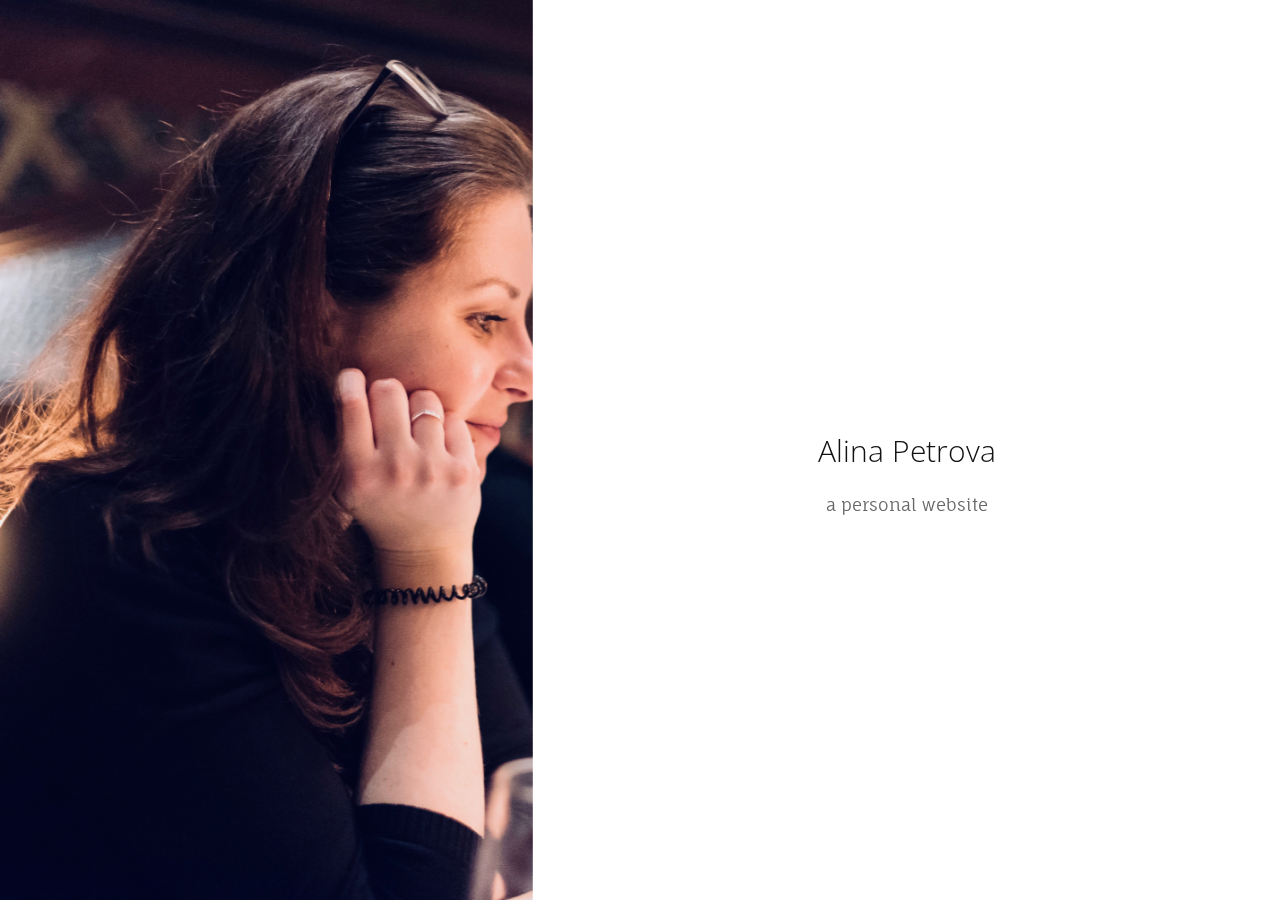
<file: old (echoes)/index.html>
<!DOCTYPE html>
<html lang="en">
   <head>
      <meta charset="utf-8">
      <meta http-equiv="X-UA-Compatible" content="IE=edge">
      <meta name="viewport" content="width=device-width, initial-scale=1">
      <meta name="description" content="">
      <meta name="author" content="">
      <title>Alina Petrova</title>
      <!-- Css -->
      <link href="css/bootstrap.css" rel="stylesheet">
      <link href="css/style.css" rel="stylesheet">
   </head>
   <body>
      <nav class="navbar navbar-default navbar-fixed-top">
         <div class="col-md-12">
            <div class="nav">
               <button class="btn-nav">
               <span class="icon-bar inverted top"></span>
               <span class="icon-bar inverted middle"></span>
               <span class="icon-bar inverted bottom"></span>
               </button>
            </div>
           <!-- <a class="navbar-brand" href="index.html">
            <img class="logo" src="img/logo.png" alt="logo">
            </a> -->
            <div class="nav-content hideNav hidden">
               <ul class="nav-list vcenter">
                  <li class="nav-item"><a class="item-anchor" href="index.html">Home</a></li>
                  <li class="nav-item"><a class="item-anchor" href="about.html">About Me</a></li>
                  <li class="nav-item"><a class="item-anchor" href="misc.html">Misc</a></li>
               </ul>
            </div>
         </div>
      </nav>
      <!-- Header -->
      <div class="span12"> 
         <div class="col-md-5 no-gutter text-center">
            <div id="header" data-speed="2" data-type="background">
               <div id="headslide" class="carousel slide" data-ride="carousel">
                  <div class="carousel-inner" role="listbox">
                     <div class="item active">
                        <img src="img/me1.jpg" alt="Slide">
                     </div>
                  </div>
               </div>
            </div>
         </div>
         <div class="col-md-7 no-gutter text-center fill">
            <h2 class="vcenter">Alina Petrova</h2>
            <p class="vcenter"> a personal website</p>
         </div>
      </div>
      <div style="clear:both;"></div>
      
      <!-- script -->
      <script src="js/jquery.js"></script>
      <script src="js/bootstrap.min.js"></script>
      <script src="js/menu-color.js"></script>
      <script src="js/modernizr.js"></script>
      <script src="js/script.js"></script>
   </body>
</html>
</file>
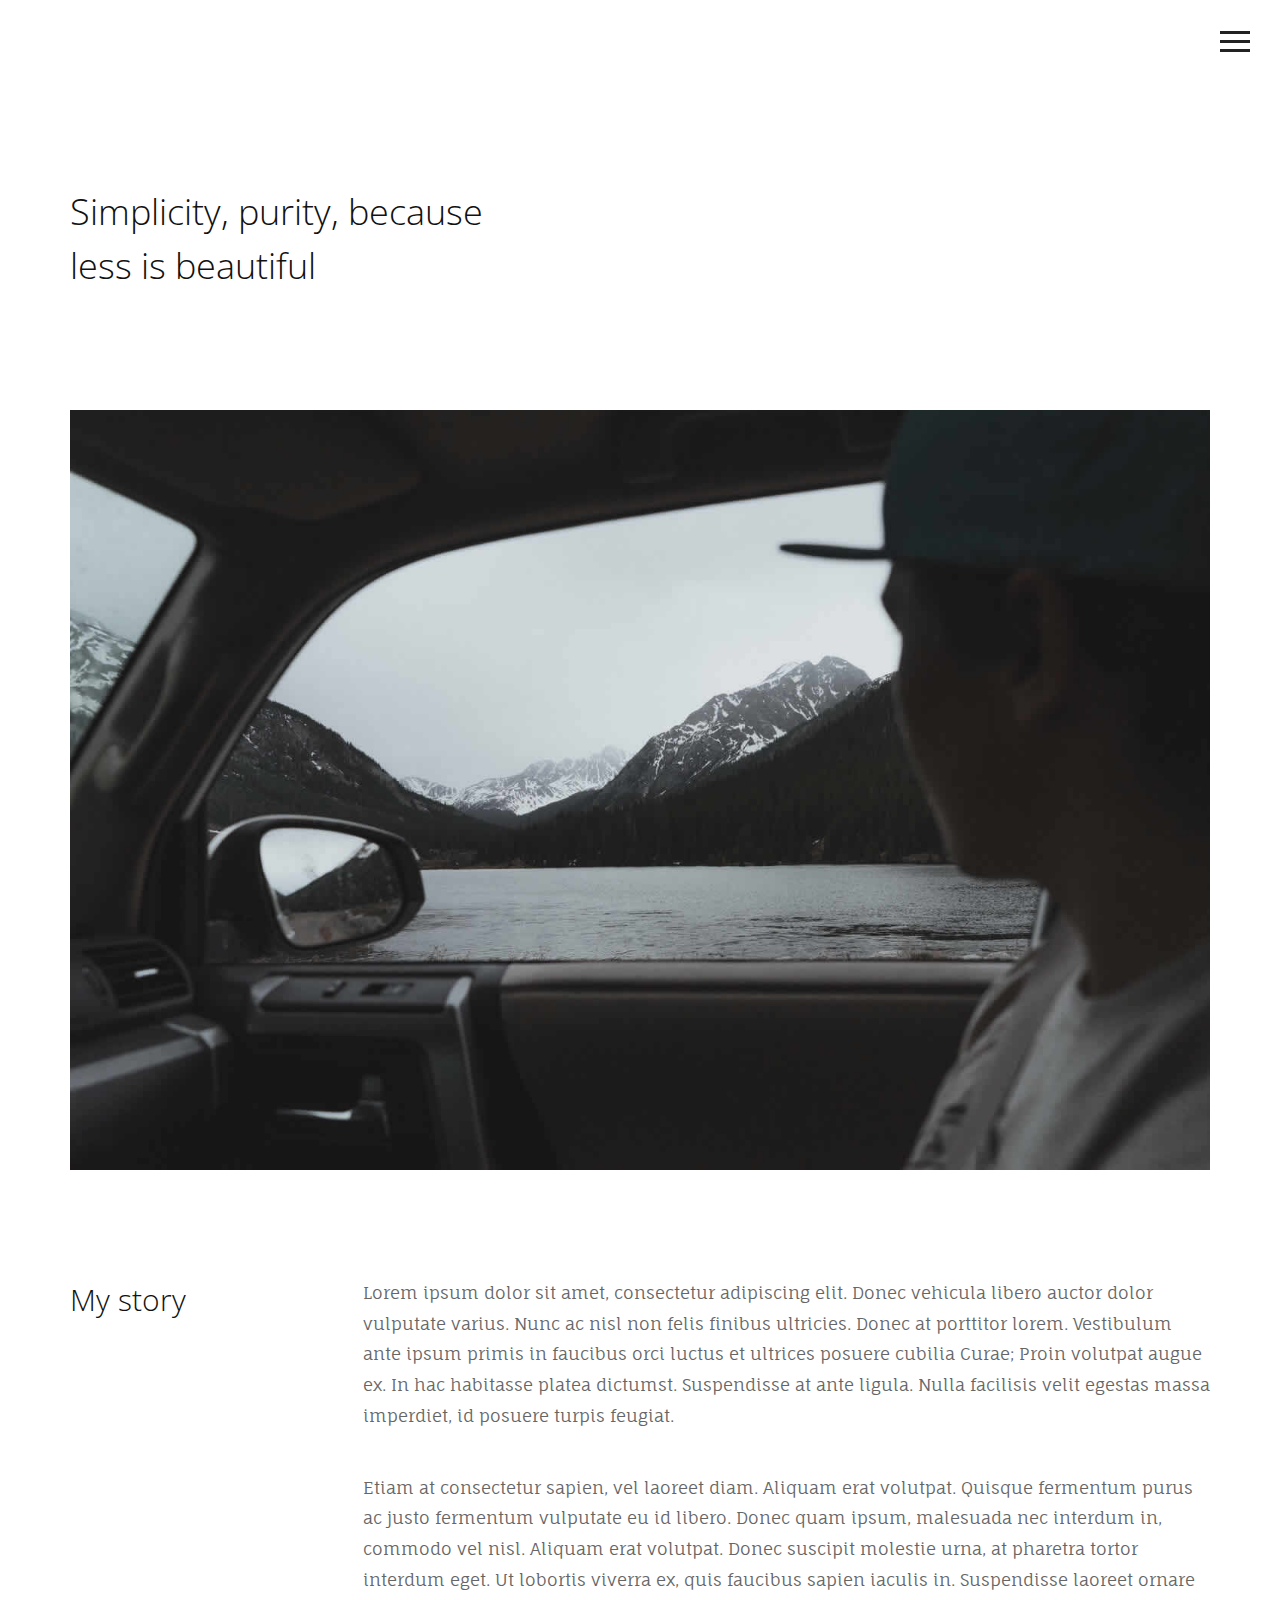
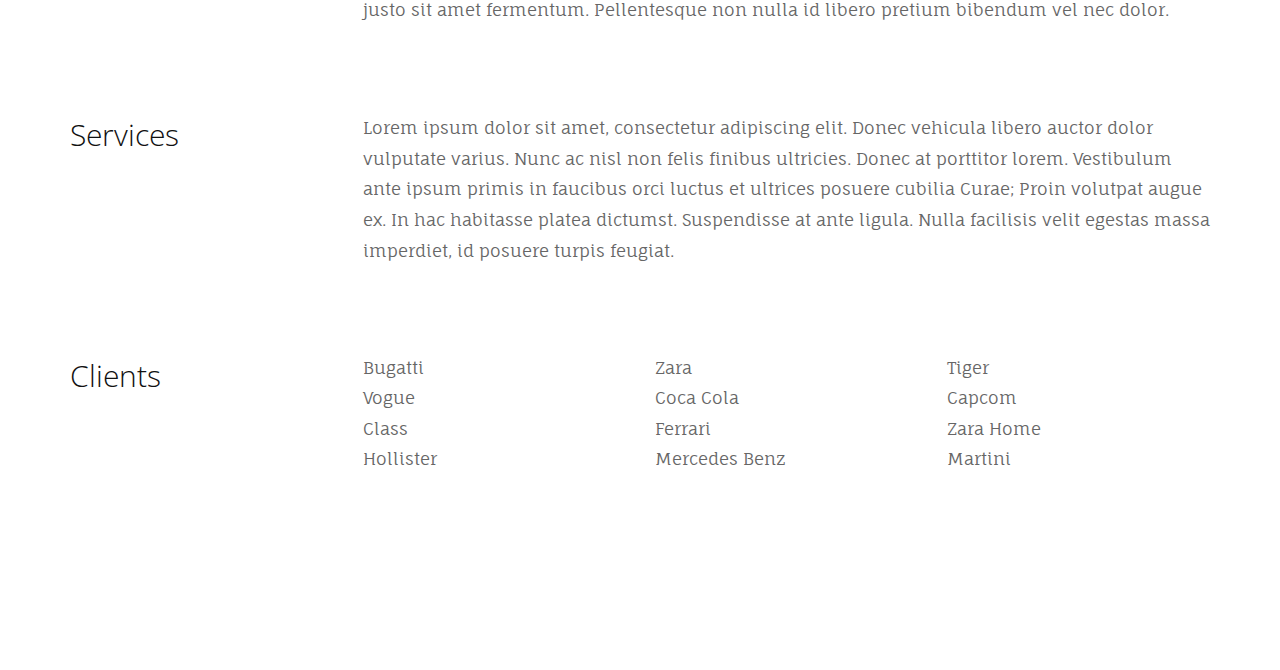
<file: old (echoes)/about.html>
<!DOCTYPE html>
<html lang="en">
   <head>
      <meta charset="utf-8">
      <meta http-equiv="X-UA-Compatible" content="IE=edge">
      <meta name="viewport" content="width=device-width, initial-scale=1">
      <meta name="description" content="">
      <meta name="author" content="">
      <title>Alina Petrova</title>
      <!-- Css -->
      <link href="css/bootstrap.css" rel="stylesheet">
      <link href="css/style.css" rel="stylesheet">
   </head>
   <body>
      <nav class="navbar navbar-default color-fill navbar-fixed-top">
         <div class="col-md-12">
            <div class="nav">
               <button class="btn-nav">
               <span class="icon-bar top"></span>
               <span class="icon-bar middle"></span>
               <span class="icon-bar bottom"></span>
               </button>
            </div>
            <div class="nav-content hideNav hidden">
               <ul class="nav-list vcenter">
                  <li class="nav-item"><a class="item-anchor" href="index.html">Home</a></li>
                  <li class="nav-item"><a class="item-anchor" href="about.html">About Me</a></li>
                  <li class="nav-item"><a class="item-anchor" href="misc.html">Misc</a></li>
               </ul>
            </div>
         </div>
      </nav>
      <section id="about">
         <div class="container">
            <div class="row">
               <div class="col-md-12">
                  <h1>
                     Simplicity, purity, because
                     <br>
                     less is beautiful
                  </h1>
                  <br>
                  <img class="img-responsive margin-top-45" src="img/4.jpg" alt="me">
               </div>
            </div>
            <br>
            <div class="row margin-top-45">
               <div class="col-md-3">
                  <h2>My story</h2>
               </div>
               <div class="col-md-9">
                  <p>
                     Lorem ipsum dolor sit amet, consectetur adipiscing elit. Donec vehicula libero auctor dolor vulputate varius. Nunc ac nisl non felis finibus ultricies. Donec at porttitor lorem. Vestibulum ante ipsum primis in faucibus orci luctus et ultrices posuere cubilia Curae; Proin volutpat augue ex. In hac habitasse platea dictumst. Suspendisse at ante ligula. Nulla facilisis velit egestas massa imperdiet, id posuere turpis feugiat.
                  </p>
                  <br>
                  <p>  
                     Etiam at consectetur sapien, vel laoreet diam. Aliquam erat volutpat. Quisque fermentum purus ac justo fermentum vulputate eu id libero. Donec quam ipsum, malesuada nec interdum in, commodo vel nisl. Aliquam erat volutpat. Donec suscipit molestie urna, at pharetra tortor interdum eget. Ut lobortis viverra ex, quis faucibus sapien iaculis in. Suspendisse laoreet ornare justo sit amet fermentum. Pellentesque non nulla id libero pretium bibendum vel nec dolor. 
                  </p>
               </div>
            </div>
            <div class="row margin-top-45">
               <div class="col-md-3">
                  <h2>Services</h2>
               </div>
               <div class="col-md-9">
                  <p>
                     Lorem ipsum dolor sit amet, consectetur adipiscing elit. Donec vehicula libero auctor dolor vulputate varius. Nunc ac nisl non felis finibus ultricies. Donec at porttitor lorem. Vestibulum ante ipsum primis in faucibus orci luctus et ultrices posuere cubilia Curae; Proin volutpat augue ex. In hac habitasse platea dictumst. Suspendisse at ante ligula. Nulla facilisis velit egestas massa imperdiet, id posuere turpis feugiat.
                  </p>
               </div>
            </div>
            <div class="row margin-top-45">
               <div class="col-md-3">
                  <h2>Clients</h2>
               </div>
               <div class="col-md-9">
                  <div class="row">
                     <div class="col-md-4">
                        <ul class="list-unstyled">
                           <li>Bugatti</li>
                           <li>Vogue</li>
                           <li>Class</li>
                           <li>Hollister</li>
                        </ul>
                     </div>
                     <div class="col-md-4">
                        <ul class="list-unstyled">
                           <li>Zara</li>
                           <li>Coca Cola</li>
                           <li>Ferrari</li>
                           <li>Mercedes Benz</li>
                        </ul>
                     </div>
                     <div class="col-md-4">
                        <ul class="list-unstyled">
                           <li>Tiger</li>
                           <li>Capcom</li>
                           <li>Zara Home</li>
                           <li>Martini</li>
                        </ul>
                     </div>
                  </div>
               </div>
            </div>
         </div>
      </section>
      <!-- script -->
      <script src="js/jquery.js"></script>
      <script src="js/bootstrap.min.js"></script>
      <script src="js/modernizr.js"></script>
      <script src="js/script.js"></script>
   </body>
</html>
</file>
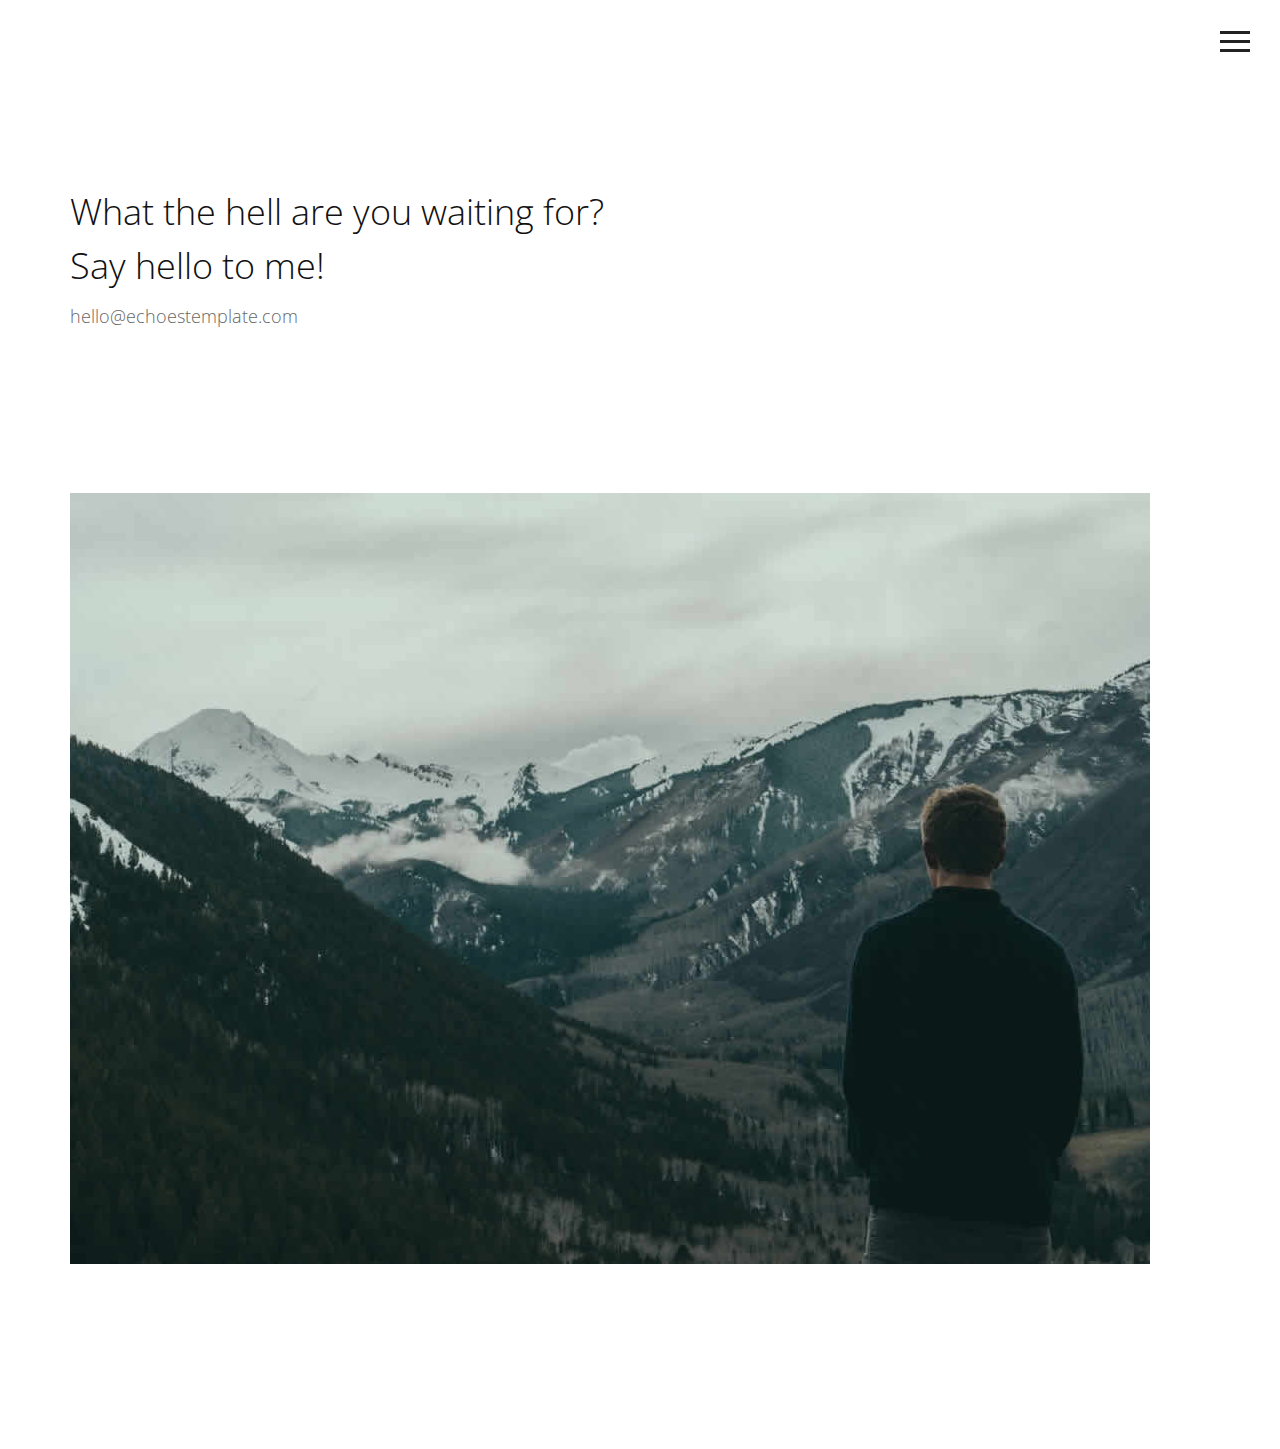
<file: old (echoes)/misc.html>
<!DOCTYPE html>
<html lang="en">
   <head>
      <meta charset="utf-8">
      <meta http-equiv="X-UA-Compatible" content="IE=edge">
      <meta name="viewport" content="width=device-width, initial-scale=1">
      <meta name="description" content="">
      <meta name="author" content="">
      <title>Alina Petrova</title>
      <!-- Css -->
      <link href="css/bootstrap.css" rel="stylesheet">
      <link href="css/style.css" rel="stylesheet">
   </head>
   <body>
      <nav class="navbar navbar-default color-fill navbar-fixed-top">
         <div class="col-md-12">
            <div class="nav">
               <button class="btn-nav">
               <span class="icon-bar top"></span>
               <span class="icon-bar middle"></span>
               <span class="icon-bar bottom"></span>
               </button>
            </div>
            
            <div class="nav-content hideNav hidden">
               <ul class="nav-list vcenter">
                  <li class="nav-item"><a class="item-anchor" href="index.html">Home</a></li>
                  <li class="nav-item"><a class="item-anchor" href="about.html">About Me</a></li>
                  <li class="nav-item"><a class="item-anchor" href="misc.html">Misc</a></li>
               </ul>
            </div>
         </div>
      </nav>
      <section>
         <div class="container">
            <div class="row">
               <div class="col-md-12">
                  <h1>
                     What the hell are you waiting for? <br>
                     Say hello to me!
                  </h1>
                  <h4><a href="mailto:hello@echoestemplate.com">hello@echoestemplate.com</a></h4>
               </div>
            </div>
            <div class="row margin-top-45">
               <div class="col-md-12">
                  <img class="img-responsive margin-top-45" src="img/5.jpg" alt="me">
               </div>
            </div>
         </div>
         </div>
      </section>
      <!-- script -->
      <script src="js/jquery.js"></script>
      <script src="js/bootstrap.min.js"></script>
      <script src="js/modernizr.js"></script>
      <script src="js/script.js"></script>
   </body>
</html>
</file>
<file: old (echoes)/css/style.css>
@import url(https://fonts.googleapis.com/css?family=Open+Sans:400,300);
@import 'https://fonts.googleapis.com/css?family=Fauna+One';

/*---------- Global Style ----------*/

body {
    color: #222;
    font-family: 'Fauna One', serif;
    font-size: 17px;
    line-height: 1.8!important;
}
html {
    overflow-x: hidden;
}
h1,
h2,
h3,
h4,
h5,
h6 {
    font-family: 'Open Sans', sans-serif;
    font-weight: 200;
    color: #111;
    line-height: 1.5em;
    margin-top: 0;
}
p {
    font-family: 'Fauna One', serif;
    font-weight: 300;
    margin-top: 1px;
}
p,
ul,
li {
    color: #666;
}
section {
    padding-top: 185px;
    padding-bottom: 185px;
}
.no-gutter {
    padding-right: 0;
    padding-left: 0;
}
a,
a:link {
    color: #666;
}
a:hover,
a:focus,
a:visited {
    color: #666;
    text-decoration: none;
}
.vcenter {
    position: relative;
    top: 50%;
    transform: translateY(-50%);
    -webkit-transform: translateY(-50%);
    -ms-transform: translateY(-50%);
}
.fill {
    height: 100vh;
}
.margin-top-05 {
    margin-top: 0.5em;
}
.margin-top-10 {
    margin-top: 1.0em;
}
.margin-top-15 {
    margin-top: 1.5em;
}
.margin-top-20 {
    margin-top: 2.0em;
}
.margin-top-25 {
    margin-top: 2.5em;
}
.margin-top-30 {
    margin-top: 3.0em;
}
.margin-top-35 {
    margin-top: 3.5em;
}
.margin-top-40 {
    margin-top: 4.0em;
}
.margin-top-45 {
    margin-top: 4.5em;
}

/*---------- Navbar ----------*/

.nav {
    position: relative;
    width: auto;
    display: inline-block;
    border: none;
    float: right;
    z-index: 99999;
}
.navbar-fixed-top {
    padding-top: 10px;
}
.navbar-brand {
    padding-top: 25px;
}
.navbar-brand > img {
    max-width: 127px;
    z-index: 9999;
}
@media (max-width: 768px) {
    .navbar-brand {
        padding-left: 0px;
    }
}
.navbar-default {
    background-color: transparent;
    border-color: transparent;
}
.navbar-default.color-fill {
    background-color: #fff;
    border-color: transparent;
}
.btn-nav {
    background: transparent;
    border: none;
    padding: 15px;
    -webkit-transition: all .5s ease;
    -moz-transition: all .5s ease;
    -ms-transition: all .5s ease;
    -o-transition: all .5s ease;
    transition: all .5s ease;
    cursor: pointer;
    z-index: 99999;
}
@media (max-width: 768px) {
    .btn-nav {
        padding: 15px 0;
    }
}
.btn-nav:focus {
    outline: 0;
}
.icon-bar {
    display: block;
    margin: 6px 0;
    width: 30px;
    height: 3px;
    background-color: #222;
}
.icon-bar.inverted {
    background-color: #fff;
}
@media (max-width: 992px) {
    .icon-bar.inverted {
        background-color: #222;
    }
}
.opaque {
    background-color: #fff!important;
}
.btn-nav:hover .icon-bar {
    -webkit-transition: all 1s ease;
    -moz-transition: all 1s ease;
    -ms-transition: all 1s ease;
    -o-transition: all 1s ease;
    transition: all 1s ease;
    background-color: #555;
}
.nav-content {
    position: fixed;
    top: -100%;
    bottom: 0;
    left: 0;
    right: 0;
    background-color: rgba(255, 255, 255, 1);
    display: block;
    height: 100%;
    z-index: 9;
}
.nav-list {
    list-style: none;
    padding: 0;
    position: relative;
}
.item-anchor {
    color: #fff;
    font-size: 30px;
    font-weight: 100;
    position: relative;
    text-decoration: none;
    padding: 10px;
}
.item-anchor:hover,
.item-anchor:focus {
    color: #ffffff;
    -webkit-transition: all 1s ease;
    -moz-transition: all 1s ease;
    -ms-transition: all 1s ease;
    -o-transition: all 1s ease;
    transition: all 1s ease;
}
.item-anchor:hover:after,
.item-anchor:focus:after {
    width: 100%;
    background: #f7f7f7;
    -webkit-transition: all 1s ease;
    -moz-transition: all 1s ease;
    -ms-transition: all 1s ease;
    -o-transition: all 1s ease;
    transition: all 1s ease;
}
.nav-item {
    font-family: 'Open Sans', sans-serif;
    margin: 10px auto;
    text-align: center;
    color: #222;
}
.nav-item a:link,
.nav-item a:hover,
.nav-item a:focus {
    color: #222;
}
.nav-item a:hover,
.nav-item a:focus {
    border-bottom: 2px solid #222;
}
.animated {
    display: block;
    margin: 0 auto;
}
.animated:hover .icon-bar,
.animated:focus .icon-bar {
    background-color: #fff;
}
.animated:focus {
    cursor: pointer;
    z-index: 9999;
}
.middle {
    margin: 0 auto;
}
.icon-bar {
    -webkit-transition: all .7s ease;
    -moz-transition: all .7s ease;
    -ms-transition: all .7s ease;
    -o-transition: all .7s ease;
    transition: all .7s ease;
    z-index: 999999;
}
.animated .icon-bar {
    z-index: 999999;
    background-color: #222!important;
}
.animated .top {
    -webkit-transform: translateY(7px) rotateZ(45deg);
    -moz-transform: translateY(7px) rotateZ(45deg);
    -ms-transform: translateY(7px) rotateZ(45deg);
    -o-transform: translateY(7px) rotateZ(45deg);
    transform: translateY(7px) rotateZ(45deg);
}
.animated .bottom {
    -webkit-transform: translateY(-11px) rotateZ(-45deg);
    -moz-transform: translateY(-11px) rotateZ(-45deg);
    -ms-transform: translateY(-11px) rotateZ(-45deg);
    -o-transform: translateY(-11px) rotateZ(-45deg);
    transform: translateY(-11px) rotateZ(-45deg);
}
.animated .middle {
    width: 0;
}
@keyframes showNav {
    from {
        top: -100%;
    }
    to {
        top: 0;
    }
}
@-webkit-keyframes showNav {
    from {
        top: -100%;
    }
    to {
        top: 0;
    }
}
@-moz-keyframes showNav {
    from {
        top: -100%;
    }
    to {
        top: 0;
    }
}
@-o-keyframes showNav {
    from {
        top: -100%;
    }
    to {
        top: 0;
    }
}
.showNav {
    -webkit-animation: showNav 1s ease forwards;
    -moz-animation: showNav 1s ease forwards;
    -o-animation: showNav 1s ease forwards;
    animation: showNav 1s ease forwards;
}
@keyframes hideNav {
    from {
        top: 0;
    }
    to {
        top: -100%;
    }
}
@-webkit-keyframes hideNav {
    from {
        top: 0;
    }
    to {
        top: -100%;
    }
}
@-moz-keyframes hideNav {
    from {
        top: 0;
    }
    to {
        top: -100%;
    }
}
@-o-keyframes hideNav {
    from {
        top: 0;
    }
    to {
        top: -100%;
    }
}
.hideNav {
    -webkit-animation: hideNav 1s ease forwards;
    -moz-animation: hideNav 1s ease forwards;
    -o-animation: hideNav 1s ease forwards;
    animation: hideNav 1s ease forwards;
}
.hidden {
    display: none;
}

/*---------- Menu Icon Animation ----------*/

.navbar-toggle * {
    -ms-transition: all 0.4s ease;
    -webkit-transition: all 0.4s ease;
    -moz-transition: all 0.4s ease;
    -o-transition: all 0.4s ease;
    transition: all 0.4s ease;
}
.navbar-toggle {
    border: medium none;
    border-radius: 0;
    color: #fff;
    cursor: pointer;
    height: 50px;
    padding: 16px;
    width: 50px;
    float: right;
    margin-top: 0px;
    margin-bottom: 0px;
}
.navbar-default .navbar-toggle:hover,
.navbar-default .navbar-toggle:focus {
    background-color: #fff;
}
.navbar-default .navbar-toggle,
.navbar-default .navbar-collapse,
.navbar-default .navbar-form {
    border-color: #fff;
}
.navbar-toggle span {
    width: 25px;
    height: 3px;
    margin-bottom: 5px;
    background-color: #222;
    display: block;
}
.navbar-toggle span.bar1 {
    -ms-transform: rotate(45deg);
    -webkit-transform: rotate(45deg);
    -moz-transform: rotate(45deg);
    -o-transform: rotate(45deg);
    transform: rotate(45deg);
    -ms-transform-origin: 1px 3px;
    -webkit-transform-origin: 1px 3px;
    -moz-transform-origin: 1px 3px;
    -o-transform-origin: 1px 3px;
    transform-origin: 1px 3px;
    width: 31px;
}
.navbar-toggle span.bar2 {
    -ms-transform: rotate(-360deg) scale(0);
    -webkit-transform: rotate(-360deg) scale(0);
    -moz-transform: rotate(-360deg) scale(0);
    -o-transform: rotate(-360deg) scale(0);
    transform: rotate(-360deg) scale(0);
}
.navbar-toggle span.bar3 {
    -ms-transform: rotate(-45deg);
    -webkit-transform: rotate(-45deg);
    transform: rotate(-45deg);
    -ms-transform-origin: 8px 2px;
    -webkit-transform-origin: 8px 2px;
    transform-origin: 8px 2px;
    width: 31px;
}
.navbar-toggle.collapsed span.bar1,
.navbar-toggle.collapsed span.bar2,
.navbar-toggle.collapsed span.bar3,
.navbar-toggle.collapsed span.bar4 {
    -ms-transform: none;
    -webkit-transform: none;
    transform: none;
    width: 30px;
}

/*---------- Header ----------*/

#header {
    height: 50%;
    margin: 0 auto;
    position: relative;
    color: #fff;
    text-align: center;
    background-size: cover;
}
#headslide {
    position: relative;
}
#headslide .img-responsive,
#headslide .thumbnail > img,
#headslide .thumbnail a > img,
#headslide .carousel-inner > .item > img,
#headslide .carousel-inner > .item > a > img {
    height: 100vh;
    max-width: none;
    object-fit: cover;
    width: 100%;
}
#header h1,
#header p {
    color: #fff;
}
#header h1 {
    font-size: 3.5em;
}
#header p {
    font-size: 1.5em;
}

/*---------- Portfolio ----------*/

#portfolio {
    padding-top: 185px;
}
.background-image-holder {
    background-attachment: scroll;
    background-clip: border-box;
    background-origin: padding-box;
    background-position: 50% 50% !important;
    background-repeat: repeat;
    background-size: cover !important;
    height: 100%;
    left: 0;
    top: 0;
    transition: all 0.3s ease 0s;
    width: 100%;
    z-index: 1;
}
.background-image {
    height: 100%;
    width: 100%;
    object-fit: cover;
}
.square-thumbs li {
    height: 285px;
}
.lightbox-grid li {
    padding: 8px;
    float: left;
    opacity: 1;
    transition: all 0.3s ease 0s;
}
@media (max-width: 992px) {
    .lightbox-grid li  {
        padding: 8px 0;
    }
}
.lightbox-grid,
.lightbox-grid ul,
.lightbox-grid li {
    overflow: hidden;
    position: relative;
}
.portfolio-sorting {
    padding-left: 15px;
    font-family: 'Open Sans', sans-serif;
}
.portfolio-sorting li a:hover,
.portfolio-sorting li a.active {
    border-bottom: 2px solid #222;
}
.portfolio-item {
    margin-bottom: 30px;
}
.item {
    height: 100vh;
}
.item img {
    width: 100%;
    height: 100vh!important;
    object-fit: cover;
}
</file>
